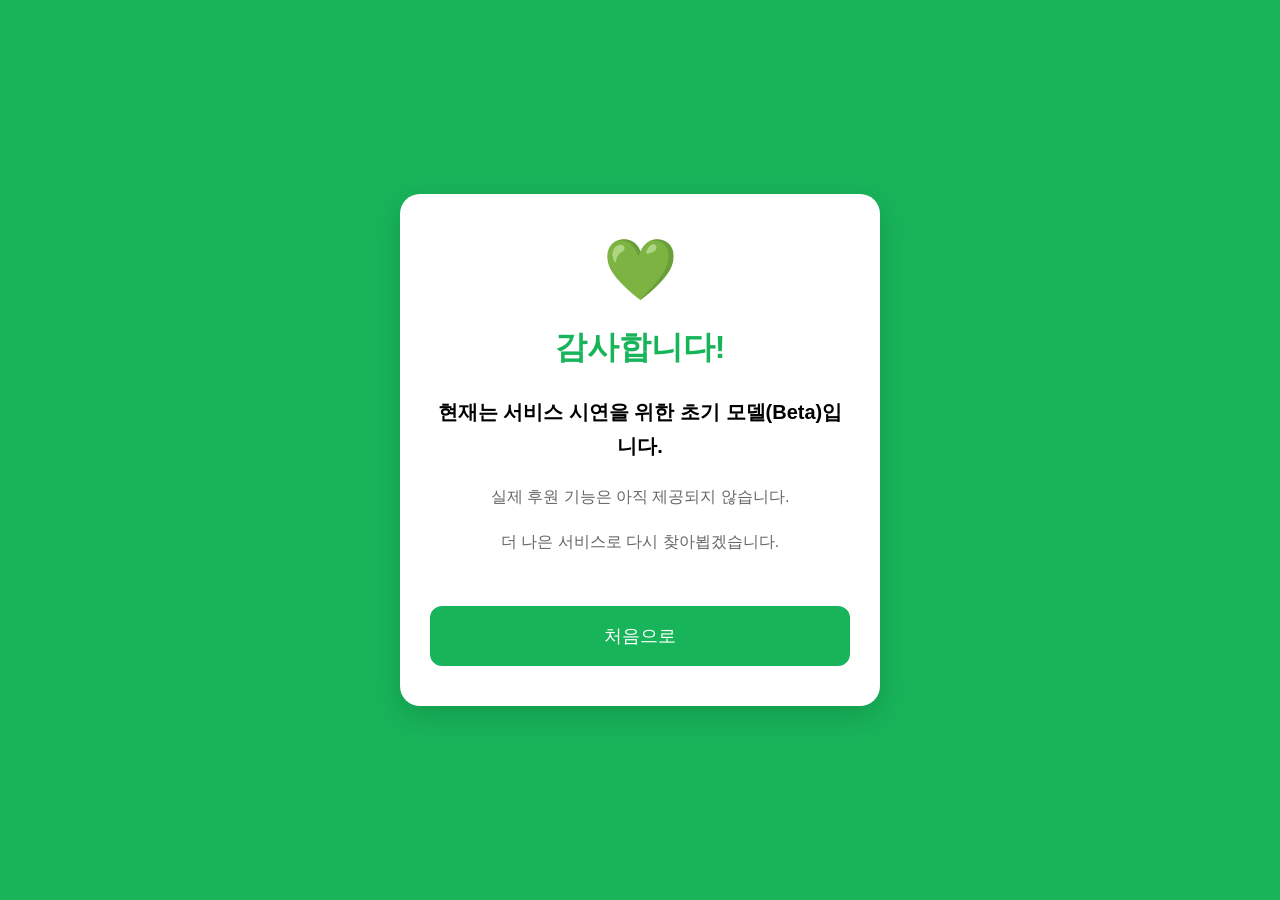
<file: beta_complete.html>
<!DOCTYPE html>
<html lang="ko">
<head>
    <meta charset="UTF-8">
    <meta name="viewport" content="width=device-width, initial-scale=1.0">
    <title>move</title>

    <link rel="stylesheet" href="beta_complete.css">
</head>
<body>

<div class="container">

    <div class="icon">💚</div>

    <h1>감사합니다!</h1>

    <p class="mainText">
        현재는 서비스 시연을 위한 <strong>초기 모델(Beta)</strong>입니다.
    </p>

    <p class="subText">
        실제 후원 기능은 아직 제공되지 않습니다.
    </p>

    <p class="subText">
        더 나은 서비스로 다시 찾아뵙겠습니다.
    </p>

    <button onclick="location.href='index.html'">
        처음으로
    </button>

</div>

</body>
</html>
</file>
<file: beta_complete.css>
body{

    margin:0;
    font-family:"Pretendard", sans-serif;

    background:#18b45a;

    display:flex;
    justify-content:center;
    align-items:center;

    height:100vh;
}

.container{

    width:90%;
    max-width:420px;

    background:white;

    border-radius:20px;

    padding:40px 30px;

    text-align:center;

    box-shadow:0 10px 30px rgba(0,0,0,.15);

}

.icon{

    font-size:60px;

    margin-bottom:20px;

}

h1{

    color:#18b45a;

    margin-bottom:25px;

}

.mainText{

    font-size:20px;

    font-weight:bold;

    line-height:1.7;

}

.subText{

    margin-top:18px;

    color:#666;

    line-height:1.7;

}

button{

    margin-top:35px;

    width:100%;

    padding:18px;

    background:#18b45a;

    color:white;

    border:none;

    border-radius:12px;

    font-size:18px;

    cursor:pointer;

}

button:hover{

    background:#159a4d;

}
</file>
